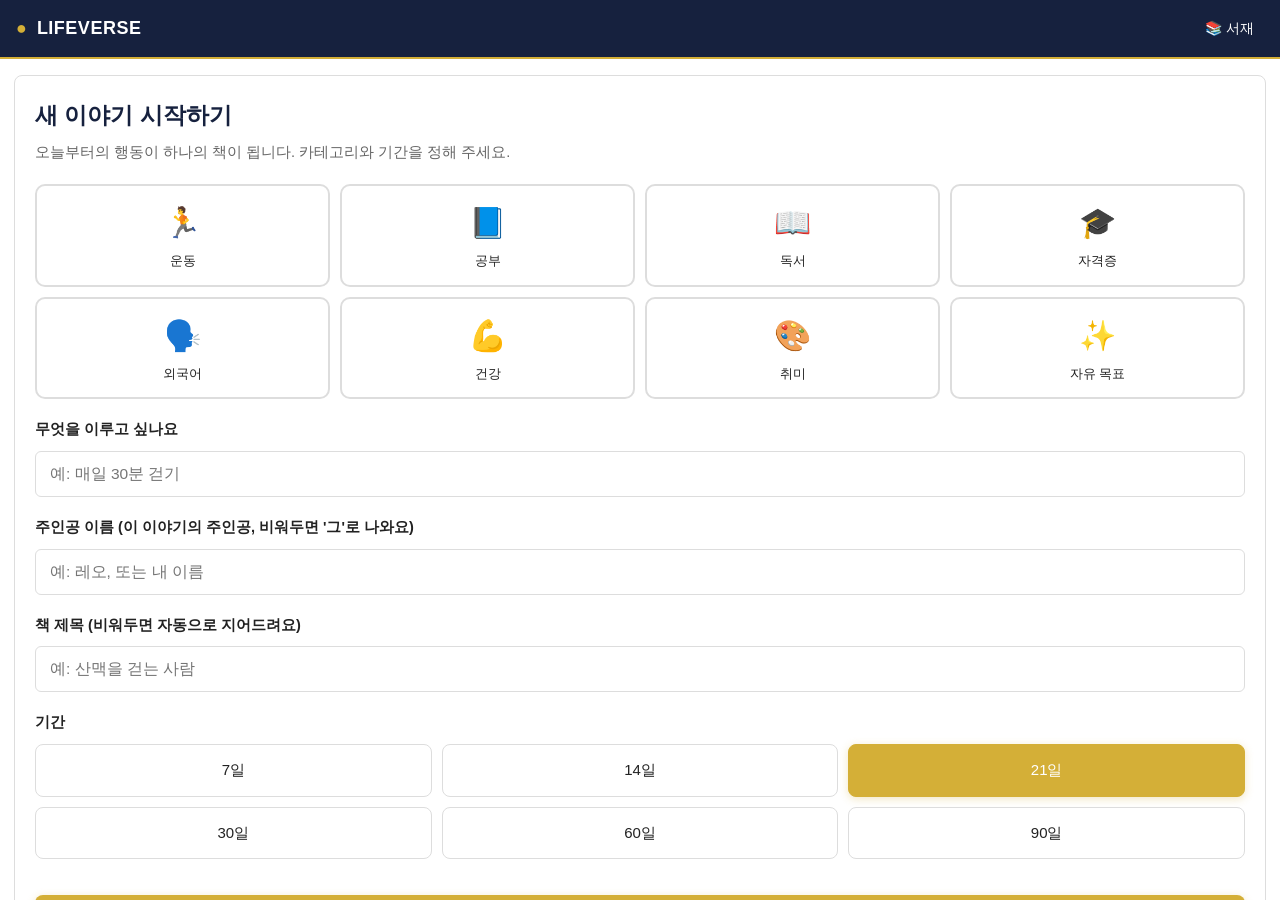
<file: Lifeverse/public/index.html>
<!DOCTYPE html>
<html lang="ko">
<head>
<meta charset="utf-8">
<meta name="viewport" content="width=device-width, initial-scale=1, viewport-fit=cover">
<title>LIFEVERSE — 인생의 책</title>
<link rel="manifest" href="manifest.json">
<link rel="apple-touch-icon" href="icons/icon-180.png">
<meta name="apple-mobile-web-app-capable" content="yes">
<meta name="theme-color" content="#16213E">
<link rel="stylesheet" href="style.css">
</head>
<body>
<div class="wrap">
  <div class="app-header">
    <div class="brand"><span class="dot">●</span> LIFEVERSE</div>
    <a class="navlink" href="part2.html">📚 서재</a>
  </div>
  <div id="banner-slot"></div>
  <div id="app"></div>
</div>

<!-- 토스페이먼츠 SDK — payment-toss-client.js가 의존하는 TossPayments 전역을 제공한다 -->
<script src="https://js.tosspayments.com/v2/standard"></script>

<!-- 엔진 레이어: 파일명과 순서를 바꾸지 않는다 (Part 3 가이드와 동일) -->
<script src="engine/01-world-vocab.js"></script>
<script src="engine/02-narrative-rules.js"></script>
<script src="engine/03-story-generator.js"></script>
<script src="engine/04-completion-engine.js"></script>
<script src="engine/05-scene-engine.js"></script>
<script src="engine/06-book-structure.js"></script>
<script src="engine/payment-toss-client.js"></script>

<script>
/* ============================================================
 * LIFEVERSE 호스트 레이어 — index.html
 * 6개 엔진 파일 + payment-toss-client.js를 실제로 연결해서
 * "오늘의 이야기 만들기 → 완결 → 구매 → 서재" 흐름을 구현한다.
 * ============================================================ */
const K = { goal: 'lv_goal', archive: 'lv_archive', books: 'lv_completedBooks' };

function loadJSON(key, fallback) {
  try { const v = localStorage.getItem(key); return v ? JSON.parse(v) : fallback; }
  catch (e) { return fallback; }
}
function saveJSON(key, val) { localStorage.setItem(key, JSON.stringify(val)); }
function todayIso() {
  const d = new Date();
  return d.getFullYear() + '-' + String(d.getMonth() + 1).padStart(2, '0') + '-' + String(d.getDate()).padStart(2, '0');
}
function addDays(iso, n) {
  const d = new Date(iso + 'T00:00:00');
  d.setDate(d.getDate() + n);
  return d.getFullYear() + '-' + String(d.getMonth() + 1).padStart(2, '0') + '-' + String(d.getDate()).padStart(2, '0');
}
function el(html) {
  const t = document.createElement('template');
  t.innerHTML = html.trim();
  return t.content.firstElementChild;
}
function showBanner(kind, msg) {
  const slot = document.getElementById('banner-slot');
  slot.innerHTML = '';
  slot.appendChild(el('<div class="banner ' + kind + '">' + msg + '</div>'));
}

/* 스트릭 계산 — 끊어진 런의 최고만 previousBestStreak으로 인정한다.
 * (엔진 검증 과정에서 확인된 함정: 진행 중인 런을 포함시키면 매일이
 * personalBest로 잘못 잡힌다. 02-narrative-rules.js의 주석 참고.) */
function computeStreakState(archive, todayIsoStr) {
  let streak = 0, bestEnded = 0, prevIso = null;
  archive.forEach((entry) => {
    const continued = prevIso && daysBetween(prevIso, entry.dateIso) === 1;
    if (entry.isRestDay || !continued) { if (streak > bestEnded) bestEnded = streak; }
    streak = entry.isRestDay ? 0 : (continued ? streak + 1 : 1);
    prevIso = entry.dateIso;
  });
  const enteringToday = (prevIso && daysBetween(prevIso, todayIsoStr) === 1) ? streak : 0;
  return { currentStreak: enteringToday, previousBestStreak: bestEnded };
}

/* 완결된 목표를 completedBooks에 (한 번만) 기록하고, 그 스냅샷을 반환한다.
 * 이후 구매 여부는 항상 이 스냅샷의 .purchase 필드가 유일한 기준이다. */
function ensureArchived(goal, archive) {
  const books = loadJSON(K.books, []);
  if (!isAlreadyArchived(books, goal)) {
    books.push(buildCompletedBookSnapshot(goal, archive));
    saveJSON(K.books, books);
  }
  return books.find((b) => b.text === goal.text && b.startDateIso === goal.startDateIso) ||
         loadJSON(K.books, []).find((b) => b.text === goal.text && b.startDateIso === goal.startDateIso);
}
function updateArchivedPurchase(goal, purchaseInfo) {
  const books = loadJSON(K.books, []);
  const idx = books.findIndex((b) => b.text === goal.text && b.startDateIso === goal.startDateIso);
  if (idx >= 0) { books[idx].purchase = purchaseInfo; saveJSON(K.books, books); }
}

/* ---------- 화면: 목표 만들기 ---------- */
function renderGoalForm() {
  const app = document.getElementById('app');
  app.innerHTML = '';
  let chosenCat = null, chosenDur = 21;

  const panel = el('<div class="panel"><h2>새 이야기 시작하기</h2><div class="sub">오늘부터의 행동이 하나의 책이 됩니다. 카테고리와 기간을 정해 주세요.</div></div>');

  const catGrid = el('<div class="cat-grid"></div>');
  CATEGORIES.forEach((c) => {
    const chip = el('<div class="cat-chip" data-id="' + c.id + '"><span class="emo">' + c.emoji + '</span>' + c.label + '</div>');
    chip.onclick = () => { chosenCat = c.id; [...catGrid.children].forEach((x) => x.classList.remove('active')); chip.classList.add('active'); };
    catGrid.appendChild(chip);
  });
  panel.appendChild(catGrid);

  const textField = el('<label class="field"><span class="lbl">무엇을 이루고 싶나요</span><input type="text" id="goalText" placeholder="예: 매일 30분 걷기"></label>');
  panel.appendChild(textField);

  const heroField = el('<label class="field"><span class="lbl">주인공 이름 (이 이야기의 주인공, 비워두면 \'그\'로 나와요)</span><input type="text" id="heroName" placeholder="예: 레오, 또는 내 이름" maxlength="12"></label>');
  panel.appendChild(heroField);

  const titleField = el('<label class="field"><span class="lbl">책 제목 (비워두면 자동으로 지어드려요)</span><input type="text" id="bookTitle" placeholder="예: 산맥을 걷는 사람"></label>');
  panel.appendChild(titleField);

  const durWrap = el('<label class="field"><span class="lbl">기간</span></label>');
  const durGrid = el('<div class="dur-grid"></div>');
  [7, 14, 21, 30, 60, 90].forEach((d) => {
    const chip = el('<div class="dur-chip' + (d === 21 ? ' active' : '') + '">' + d + '일</div>');
    chip.onclick = () => { chosenDur = d; [...durGrid.children].forEach((x) => x.classList.remove('active')); chip.classList.add('active'); };
    durGrid.appendChild(chip);
  });
  durWrap.appendChild(durGrid);
  panel.appendChild(durWrap);

  const submitBtn = el('<button class="btn btn-gold" style="margin-top:16px;">이야기 시작하기</button>');
  submitBtn.onclick = () => {
    const text = document.getElementById('goalText').value.trim();
    if (!chosenCat) { showBanner('err', '카테고리를 선택해 주세요.'); return; }
    if (!text) { showBanner('err', '무엇을 이루고 싶은지 적어 주세요.'); return; }
    const start = todayIso();
    const goal = {
      text,
      categoryId: chosenCat,
      startDateIso: start,
      targetDateIso: addDays(start, chosenDur - 1),
      durationDays: chosenDur,
      heroName: document.getElementById('heroName').value.trim(),
      bookTitle: document.getElementById('bookTitle').value.trim() || (text + ' 이야기'),
    };
    saveJSON(K.goal, goal);
    saveJSON(K.archive, []);
    document.getElementById('banner-slot').innerHTML = '';
    render();
  };
  panel.appendChild(submitBtn);
  app.appendChild(panel);
}

/* ---------- 화면: 오늘 기록하기 (퀘스트 체크) ---------- */
function renderQuestChecklist(goal) {
  const app = document.getElementById('app');
  app.innerHTML = '';
  const registry = createDefaultRegistry();
  const scenes = registry.pickDailyScenes(goal.categoryId, todayIso(), 3);
  const checked = new Set();

  const panel = el('<div class="panel"><h2>오늘의 행동</h2><div class="sub">한 가지 이상 체크하고 기록하면, 오늘의 페이지가 만들어집니다.</div></div>');
  const list = el('<div></div>');
  scenes.forEach((s) => {
    const item = el('<div class="quest-item"><div class="box"></div><div class="txt">' + s.label + '</div></div>');
    item.onclick = () => {
      if (checked.has(s.id)) { checked.delete(s.id); item.classList.remove('checked'); item.querySelector('.box').textContent = ''; }
      else { checked.add(s.id); item.classList.add('checked'); item.querySelector('.box').textContent = '✓'; }
      submitBtn.disabled = checked.size === 0;
    };
    list.appendChild(item);
  });
  panel.appendChild(list);

  const memo = el('<label class="field" style="margin-top:12px;"><span class="lbl">오늘 한 줄 (선택)</span><textarea class="memo" id="memoInput" placeholder="오늘 느낀 것을 짧게 남겨보세요"></textarea></label>');
  panel.appendChild(memo);

  const submitBtn = el('<button class="btn btn-gold" style="margin-top:6px;" disabled>오늘 기록하기</button>');
  submitBtn.onclick = () => submitDay(goal, scenes.filter((s) => checked.has(s.id)).map((s) => s.label));
  panel.appendChild(submitBtn);

  const restBtn = el('<button class="btn btn-rest">오늘은 쉬어갈게요</button>');
  restBtn.onclick = () => submitDay(goal, []);
  panel.appendChild(restBtn);

  app.appendChild(panel);
}

function submitDay(goal, questLabels) {
  const archive = loadJSON(K.archive, []);
  const { currentStreak: enteringStreak, previousBestStreak } = computeStreakState(archive, todayIso());
  // resolveNarrativeState는 currentStreak을 "오늘이 활동일일 때 오늘의 스트릭 값"으로
  // 기대한다(예: 어제까지 6일 연속이었고 오늘도 활동일이면 7을 넘겨야 milestone(7)이 맞는다) —
  // computeStreakState가 주는 값은 "오늘 진입 시점의(즉 어제까지의) 스트릭"이므로 +1 보정한다.
  // 이 어긋남을 그대로 두면 day7에 milestone이 안 잡히는 버그가 난다 (실제 브라우저
  // 테스트에서 발견 — Node 시뮬레이션 스크립트는 스트릭을 미리 +1 해서 넘기고 있어 안 드러났다).
  const currentStreak = questLabels.length > 0 ? enteringStreak + 1 : 0;
  const memoEl = document.getElementById('memoInput');
  const result = generateTodayStory({
    categoryId: goal.categoryId,
    dateIso: todayIso(),
    goalStartDateIso: goal.startDateIso,
    targetDateIso: goal.targetDateIso,
    questLabels,
    archive,
    currentStreak,
    previousBestStreak,
    memo: memoEl ? memoEl.value : '',
    heroName: goal.heroName || '',
  });
  archive.push({ dateIso: todayIso(), body: result.body, isRestDay: questLabels.length === 0, hook: result.hook, branch: result.branch, dayNo: result.dayNo });
  saveJSON(K.archive, archive);
  render();
}

/* ---------- 화면: 오늘의 이야기 카드(시그니처) ---------- */
function renderStoryCard(entry, streakForStack) {
  const app = document.getElementById('app');
  app.innerHTML = '';
  const stackN = Math.min(5, Math.max(0, streakForStack || 0));
  let shadow = '';
  for (let i = 1; i <= stackN; i++) {
    shadow += (i > 1 ? ', ' : '') + (i * 3) + 'px ' + (i * 3) + 'px 0 rgba(232,220,192,' + (0.9 - i * 0.12) + ')';
  }
  const card = el(
    '<div class="story-page" style="box-shadow:' + shadow + (shadow ? ', ' : '') + '0 10px 24px rgba(0,0,0,0.35);">' +
      '<div class="ribbon"></div>' +
      '<div class="seal">' + (entry.dayNo || '') + '<br>일째</div>' +
      (entry.branch ? '<span class="branch-tag">' + branchLabel(entry.branch) + '</span><br>' : '') +
      '<div class="body-text"></div>' +
    '</div>'
  );
  card.querySelector('.body-text').textContent = entry.body;
  app.appendChild(card);

  const info = el('<div class="panel"><div class="sub" style="margin-bottom:0;">오늘 몫은 기록됐습니다. 내일 다시 와서 이어가 주세요.</div></div>');
  app.appendChild(info);
}
function branchLabel(b) {
  const map = {
    firstDay: '첫 페이지', finalDay: '마지막 페이지', comeback: '돌아온 날', personalBest: '자기 기록 경신',
    milestone: '마일스톤', stageTransition: '새로운 구간', halfway: '절반 지점', finalStretch: '막바지', ordinary: '오늘의 기록', rest: '쉬는 날',
  };
  return map[b] || b;
}

/* ---------- 화면: 완결 + 구매 ---------- */
function renderCompletion(goal, archive) {
  const app = document.getElementById('app');
  app.innerHTML = '';
  const snap = ensureArchived(goal, archive);

  const panel = el('<div class="panel"><h2>' + goal.bookTitle + '</h2><div class="sub">' + (snap.achieved ? '끝까지 해냈습니다.' : '완주하지 못했어도, 여정은 남았습니다.') + '</div></div>');
  const stats = el('<div class="stat-grid"></div>');
  stats.appendChild(el('<div class="stat-box"><div class="n">' + snap.totalPages + '</div><div class="l">기록된 페이지</div></div>'));
  stats.appendChild(el('<div class="stat-box"><div class="n">' + snap.activeDays + '</div><div class="l">활동일</div></div>'));
  stats.appendChild(el('<div class="stat-box"><div class="n">' + snap.restDays + '</div><div class="l">쉬어간 날</div></div>'));
  panel.appendChild(stats);

  if (!snap.purchase) {
    const buyBtn = el('<button class="btn btn-gold">9,900원에 책으로 간직하기</button>');
    buyBtn.onclick = async () => {
      buyBtn.disabled = true; buyBtn.textContent = '결제창으로 이동 중...';
      try {
        const orderId = generateOrderId(todayIso());
        await startTossCheckout(goal.bookTitle, orderId);
      } catch (e) {
        showBanner('err', '결제를 시작하지 못했습니다: ' + e.message);
        buyBtn.disabled = false; buyBtn.textContent = '9,900원에 책으로 간직하기';
      }
    };
    panel.appendChild(buyBtn);
  } else {
    panel.appendChild(el('<div class="banner ok" style="margin-top:4px;">이미 구매하신 책입니다. 서재에서 다시 볼 수 있어요.</div>'));
  }

  const newBtn = el('<button class="btn btn-ghost">새 목표 시작하기</button>');
  newBtn.onclick = () => {
    localStorage.removeItem(K.goal);
    localStorage.removeItem(K.archive);
    render();
  };
  panel.appendChild(newBtn);

  app.appendChild(panel);
}

/* ---------- 결제 리다이렉트 처리 (Toss에서 돌아왔을 때) ---------- */
async function handlePaymentRedirect() {
  const params = new URLSearchParams(window.location.search);
  const flag = params.get('tosspay');
  if (!flag) return false;

  if (flag === 'fail') {
    showBanner('err', '결제가 완료되지 않았습니다. 다시 시도해 주세요.');
    history.replaceState({}, '', window.location.pathname);
    return true;
  }
  if (flag === 'success') {
    try {
      const result = await handleTossSuccessRedirect();
      const purchaseInfo = buildPurchaseInfoFromToss(result, result.bookTitle);
      const goal = loadJSON(K.goal, null);
      if (goal) {
        updateArchivedPurchase(goal, purchaseInfo);
        localStorage.removeItem(K.goal);
        localStorage.removeItem(K.archive);
      }
      showBanner('ok', '구매가 완료됐습니다! "' + purchaseInfo.bookTitle + '"이(가) 서재에 담겼습니다. 새 이야기를 시작해 보세요.');
    } catch (e) {
      showBanner('err', '결제 확인 중 문제가 발생했습니다: ' + e.message);
    }
    history.replaceState({}, '', window.location.pathname);
    return true;
  }
  return false;
}

/* ---------- 메인 라우팅 ---------- */
async function render() {
  const goal = loadJSON(K.goal, null);
  const archive = loadJSON(K.archive, []);

  if (!goal) { renderGoalForm(); return; }

  if (isPeriodEnded(goal, todayIso())) { renderCompletion(goal, archive); return; }

  const last = archive.length ? archive[archive.length - 1] : null;
  if (last && last.dateIso === todayIso()) {
    const { currentStreak } = computeStreakState(archive.slice(0, -1), todayIso());
    renderStoryCard({ body: last.body, dayNo: last.dayNo || (daysBetween(goal.startDateIso, todayIso()) + 1), branch: last.branch || (last.isRestDay ? 'rest' : null) }, currentStreak + 1);
    return;
  }
  renderQuestChecklist(goal);
}

(async function init() {
  const handled = await handlePaymentRedirect();
  await render();
  if ('serviceWorker' in navigator) {
    navigator.serviceWorker.register('sw.js').catch(() => {});
  }
})();
</script>
</body>
</html>
</file>
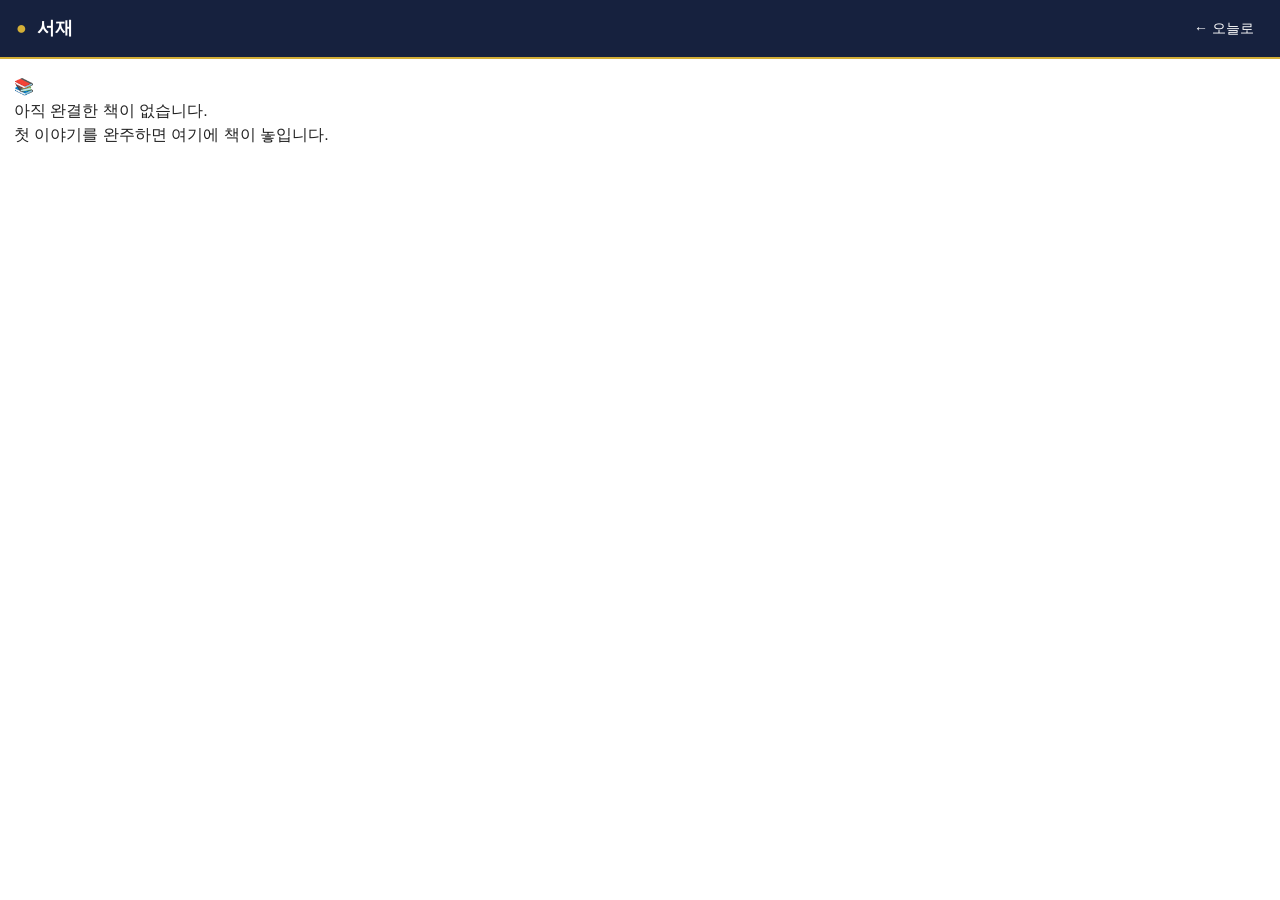
<file: Lifeverse/public/part2.html>
<!DOCTYPE html>
<html lang="ko">
<head>
<meta charset="utf-8">
<meta name="viewport" content="width=device-width, initial-scale=1, viewport-fit=cover">
<title>서재 — LIFEVERSE</title>
<link rel="manifest" href="manifest.json">
<link rel="apple-touch-icon" href="icons/icon-180.png">
<meta name="apple-mobile-web-app-capable" content="yes">
<meta name="theme-color" content="#16213E">
<link rel="stylesheet" href="style.css">
</head>
<body>
<div class="wrap">
  <div class="app-header">
    <div class="brand"><span class="dot">●</span> 서재</div>
    <a class="navlink" href="index.html">← 오늘로</a>
  </div>
  <div id="app"></div>
</div>

<script src="engine/01-world-vocab.js"></script>

<script>
const CAT_COLOR = {
  exercise: 'var(--c-exercise)', study: 'var(--c-study)', reading: 'var(--c-reading)',
  certificate: 'var(--c-certificate)', language: 'var(--c-language)', health: 'var(--c-health)',
  hobby: 'var(--c-hobby)', freegoal: 'var(--c-freegoal)',
};
function catInfo(id) { return CATEGORIES.find((c) => c.id === id) || { label: id, emoji: '📘' }; }
function fmtRange(a, b) {
  const f = (iso) => { const [y, m, d] = iso.split('-'); return parseInt(m) + '.' + parseInt(d); };
  return f(a) + ' ~ ' + f(b);
}

function render() {
  const app = document.getElementById('app');
  let books = [];
  try { books = JSON.parse(localStorage.getItem('lv_completedBooks') || '[]'); } catch (e) {}

  if (books.length === 0) {
    app.innerHTML = '';
    const empty = document.createElement('div');
    empty.className = 'empty-state';
    empty.innerHTML = '<span class="emo">📚</span><p>아직 완결한 책이 없습니다.<br>첫 이야기를 완주하면 여기에 책이 놓입니다.</p>';
    app.appendChild(empty);
    return;
  }

  books.slice().reverse().forEach((b) => {
    const cat = catInfo(b.categoryId);
    const card = document.createElement('div');
    card.className = 'book-card';
    card.innerHTML =
      '<div class="spine" style="background:' + (CAT_COLOR[b.categoryId] || 'var(--gold)') + ';"></div>' +
      '<div class="info">' +
        '<div class="title">' + cat.emoji + ' ' + escapeHtml(b.bookTitle) + '</div>' +
        '<div class="meta">' + fmtRange(b.startDateIso, b.targetDateIso) + ' · ' + cat.label + ' · 페이지 ' + b.totalPages + '</div>' +
        '<div class="badges">' +
          '<span class="badge">' + (b.achieved ? '완주' : '중도 마감') + '</span>' +
          '<span class="badge">활동 ' + b.activeDays + '일 · 휴식 ' + b.restDays + '일</span>' +
          (b.purchase ? '<span class="badge paid">구매완료 · ' + (b.purchase.amount || 0).toLocaleString() + '원</span>' : '<span class="badge">미구매</span>') +
        '</div>' +
      '</div>';
    app.appendChild(card);
  });
}
function escapeHtml(s) {
  const d = document.createElement('div'); d.textContent = s; return d.innerHTML;
}
render();
</script>
</body>
</html>
</file>
<file: Lifeverse/public/style.css>
/* ============================================================
 * LIFEVERSE 스타일시트
 * 모바일 우선 디자인, PWA 최적화
 * ============================================================ */

/* 색상 정의 */
:root {
  --primary: #16213E;
  --accent: #D4AF37;
  --accent-light: #E8DCC0;
  --bg-dark: #0F1318;
  --bg-light: #F5F5F5;
  --text-primary: #222;
  --text-secondary: #666;
  --border: #DDD;
  --success: #4CAF50;
  --error: #F44336;
  --rest-color: #B0BEC5;
}

* {
  margin: 0;
  padding: 0;
  box-sizing: border-box;
}

html, body {
  width: 100%;
  height: 100%;
  font-family: -apple-system, BlinkMacSystemFont, 'Segoe UI', 'Noto Sans CJK KR', sans-serif;
  font-size: 16px;
  line-height: 1.5;
  color: var(--text-primary);
  background: white;
}

body {
  overflow: hidden;
  position: fixed;
}

.wrap {
  display: flex;
  flex-direction: column;
  height: 100vh;
  width: 100%;
  background: white;
}

/* ========== 헤더 ========== */
.app-header {
  display: flex;
  justify-content: space-between;
  align-items: center;
  padding: 12px 16px;
  background: var(--primary);
  color: white;
  border-bottom: 2px solid var(--accent);
  flex-shrink: 0;
}

.app-header .brand {
  font-size: 18px;
  font-weight: 600;
  letter-spacing: 0.5px;
}

.app-header .dot {
  color: var(--accent);
  margin-right: 4px;
}

.app-header .navlink {
  color: white;
  text-decoration: none;
  font-size: 14px;
  padding: 6px 10px;
  border-radius: 4px;
  transition: background 0.2s;
}

.app-header .navlink:active {
  background: rgba(255, 255, 255, 0.2);
}

/* ========== 배너 ========== */
#banner-slot {
  flex-shrink: 0;
}

.banner {
  padding: 12px 16px;
  margin: 8px 8px 0;
  border-radius: 4px;
  font-size: 14px;
  line-height: 1.4;
}

.banner.err {
  background: #FFEBEE;
  color: #C62828;
  border-left: 3px solid var(--error);
}

.banner.ok {
  background: #E8F5E9;
  color: #2E7D32;
  border-left: 3px solid var(--success);
}

/* ========== 메인 컨텐츠 ========== */
#app {
  flex: 1;
  overflow-y: auto;
  overflow-x: hidden;
  padding: 16px 14px;
  scroll-behavior: smooth;
  -webkit-overflow-scrolling: touch;
}

.panel {
  background: white;
  border-radius: 8px;
  padding: 24px 20px;
  margin: 0 0 14px;
  border: 1px solid var(--border);
}

.panel h2 {
  font-size: 23px;
  font-weight: 700;
  color: var(--primary);
  margin-bottom: 10px;
  line-height: 1.35;
}

.panel .sub {
  font-size: 14.5px;
  color: var(--text-secondary);
  line-height: 1.6;
  margin-bottom: 20px;
}

/* ========== 폼 요소 ========== */
.field {
  display: flex;
  flex-direction: column;
  margin-bottom: 20px;
}

.field .lbl {
  font-size: 14.5px;
  font-weight: 600;
  color: var(--text-primary);
  margin-bottom: 10px;
}

.field input,
.field textarea {
  padding: 13px 14px;
  border: 1px solid var(--border);
  border-radius: 6px;
  font-family: inherit;
  font-size: 15.5px;
  color: var(--text-primary);
  transition: border 0.2s, box-shadow 0.2s;
}

.field input:focus,
.field textarea:focus {
  outline: none;
  border-color: var(--accent);
  box-shadow: 0 0 0 2px rgba(212, 175, 55, 0.1);
}

.field textarea {
  min-height: 80px;
  resize: vertical;
}

/* ========== 카테고리 그리드 ========== */
.cat-grid {
  display: grid;
  grid-template-columns: repeat(3, 1fr);
  gap: 10px;
  margin-bottom: 20px;
}

.cat-chip {
  display: flex;
  flex-direction: column;
  align-items: center;
  justify-content: center;
  padding: 14px 8px;
  border: 2px solid var(--border);
  border-radius: 10px;
  background: white;
  cursor: pointer;
  transition: all 0.2s;
  min-height: 88px;
}

.cat-chip:active {
  transform: scale(0.95);
}

.cat-chip.active {
  border-color: var(--accent);
  background: rgba(212, 175, 55, 0.08);
  box-shadow: 0 0 0 1px var(--accent);
}

.cat-chip .emo {
  font-size: 30px;
  margin-bottom: 6px;
}

.cat-chip {
  font-size: 13px;
  font-weight: 500;
  text-align: center;
  color: var(--text-primary);
}

/* ========== 기간 선택 ========== */
.dur-grid {
  display: grid;
  grid-template-columns: repeat(2, 1fr);
  gap: 10px;
}

.dur-chip {
  padding: 14px;
  border: 1px solid var(--border);
  border-radius: 8px;
  text-align: center;
  font-weight: 500;
  font-size: 15px;
  cursor: pointer;
  transition: all 0.2s;
  background: white;
}

.dur-chip:active {
  transform: scale(0.97);
}

.dur-chip.active {
  border-color: var(--accent);
  background: var(--accent);
  color: white;
  box-shadow: 0 2px 8px rgba(212, 175, 55, 0.3);
}

/* ========== 퀘스트 아이템 ========== */
.quest-item {
  display: flex;
  align-items: center;
  padding: 16px 14px;
  margin-bottom: 10px;
  border: 1px solid var(--border);
  border-radius: 8px;
  cursor: pointer;
  transition: all 0.2s;
  background: white;
}

.quest-item:active {
  transform: scale(0.98);
}

.quest-item.checked {
  background: rgba(76, 175, 80, 0.08);
  border-color: var(--success);
}

.quest-item .box {
  width: 26px;
  height: 26px;
  border: 2px solid var(--border);
  border-radius: 5px;
  margin-right: 14px;
  display: flex;
  align-items: center;
  justify-content: center;
  font-weight: 700;
  color: var(--success);
  flex-shrink: 0;
  transition: all 0.2s;
}

.quest-item.checked .box {
  background: var(--success);
  border-color: var(--success);
  color: white;
}

.quest-item .txt {
  font-size: 15.5px;
  line-height: 1.4;
  color: var(--text-primary);
  flex: 1;
}

.memo {
  resize: vertical;
  min-height: 88px;
}

/* ========== 버튼 ========== */
.btn {
  padding: 15px 18px;
  border: none;
  border-radius: 8px;
  font-size: 15.5px;
  font-weight: 700;
  cursor: pointer;
  transition: all 0.2s;
  width: 100%;
  text-align: center;
}

.btn:active {
  transform: scale(0.98);
}

.btn:disabled {
  opacity: 0.5;
  cursor: not-allowed;
}

.btn-gold {
  background: var(--accent);
  color: var(--primary);
  border: none;
  box-shadow: 0 2px 8px rgba(212, 175, 55, 0.3);
}

.btn-gold:active:not(:disabled) {
  box-shadow: 0 4px 12px rgba(212, 175, 55, 0.5);
}

.btn-rest {
  background: var(--rest-color);
  color: white;
  border: none;
}

.btn-rest:active:not(:disabled) {
  opacity: 0.85;
}

.btn-ghost {
  background: white;
  color: var(--text-primary);
  border: 1px solid var(--border);
}

.btn-ghost:active:not(:disabled) {
  background: var(--bg-light);
}

/* ========== 통계 그리드 ========== */
.stat-grid {
  display: grid;
  grid-template-columns: repeat(3, 1fr);
  gap: 8px;
  margin-bottom: 16px;
}

.stat-box {
  padding: 12px 8px;
  border: 1px solid var(--border);
  border-radius: 6px;
  text-align: center;
  background: var(--bg-light);
}

.stat-box .n {
  font-size: 24px;
  font-weight: 700;
  color: var(--accent);
  margin-bottom: 4px;
}

.stat-box .l {
  font-size: 11px;
  color: var(--text-secondary);
  font-weight: 500;
}

/* ========== 스토리 페이지 카드 ========== */
.story-page {
  position: relative;
  background: linear-gradient(135deg, #FFF9F0 0%, #FFF5E6 100%);
  border: 2px solid var(--accent-light);
  border-radius: 4px;
  padding: 28px 24px 30px;
  margin: 8px 0;
  min-height: 280px;
  display: flex;
  flex-direction: column;
}

.story-page .ribbon {
  position: absolute;
  top: -1px;
  left: 20px;
  width: 60px;
  height: 20px;
  background: var(--accent);
  clip-path: polygon(0 0, 100% 0, 90% 100%, 10% 100%);
  box-shadow: -2px 2px 4px rgba(0, 0, 0, 0.1);
}

.story-page .seal {
  position: absolute;
  top: 16px;
  right: 12px;
  width: 56px;
  height: 56px;
  background: var(--primary);
  color: var(--accent);
  border-radius: 50%;
  display: flex;
  align-items: center;
  justify-content: center;
  text-align: center;
  font-size: 10px;
  font-weight: 700;
  line-height: 1.2;
  box-shadow: 0 4px 12px rgba(0, 0, 0, 0.15);
}

.story-page .branch-tag {
  display: inline-block;
  margin-bottom: 12px;
  padding: 4px 8px;
  background: var(--accent);
  color: var(--primary);
  font-size: 11px;
  font-weight: 600;
  border-radius: 3px;
}

.story-page .body-text {
  flex: 1;
  font-size: 16.5px;
  line-height: 2.05;
  color: var(--text-primary);
  white-space: pre-wrap;
  word-break: break-word;
  font-family: 'Georgia', 'Noto Serif CJK KR', serif;
  margin-top: 22px;
  letter-spacing: 0.01em;
}

/* 문단(\n\n) 사이 숨통 — pre-wrap 환경에서 빈 줄이 문단 구분이 되도록
   충분한 줄간격을 이미 확보했고, 좌우도 안쪽 여백으로 여유를 준다. */

/* ========== 반응형 ========== */
@media (min-width: 480px) {
  .cat-grid {
    grid-template-columns: repeat(4, 1fr);
  }

  .dur-grid {
    grid-template-columns: repeat(3, 1fr);
  }

  .stat-grid {
    grid-template-columns: repeat(3, 1fr);
  }
}

/* ========== 다크모드 (선택사항) ========== */
@media (prefers-color-scheme: dark) {
  :root {
    --bg-light: #1E1E1E;
    --text-primary: #F0F0F0;
    --text-secondary: #B0B0B0;
    --border: #333;
  }

  body {
    background: var(--bg-dark);
  }

  .panel,
  .cat-chip,
  .dur-chip,
  .quest-item,
  .btn-ghost {
    background: #1E1E1E;
    color: var(--text-primary);
  }

  .story-page {
    background: linear-gradient(135deg, #2A2520 0%, #3A3530 100%);
    border-color: rgba(212, 175, 55, 0.3);
  }

  .story-page .body-text {
    color: var(--text-primary);
  }
}

/* ========== 프린트 스타일 ========== */
@media print {
  .app-header,
  .btn,
  #banner-slot {
    display: none;
  }

  .story-page {
    page-break-inside: avoid;
  }
}
</file>
